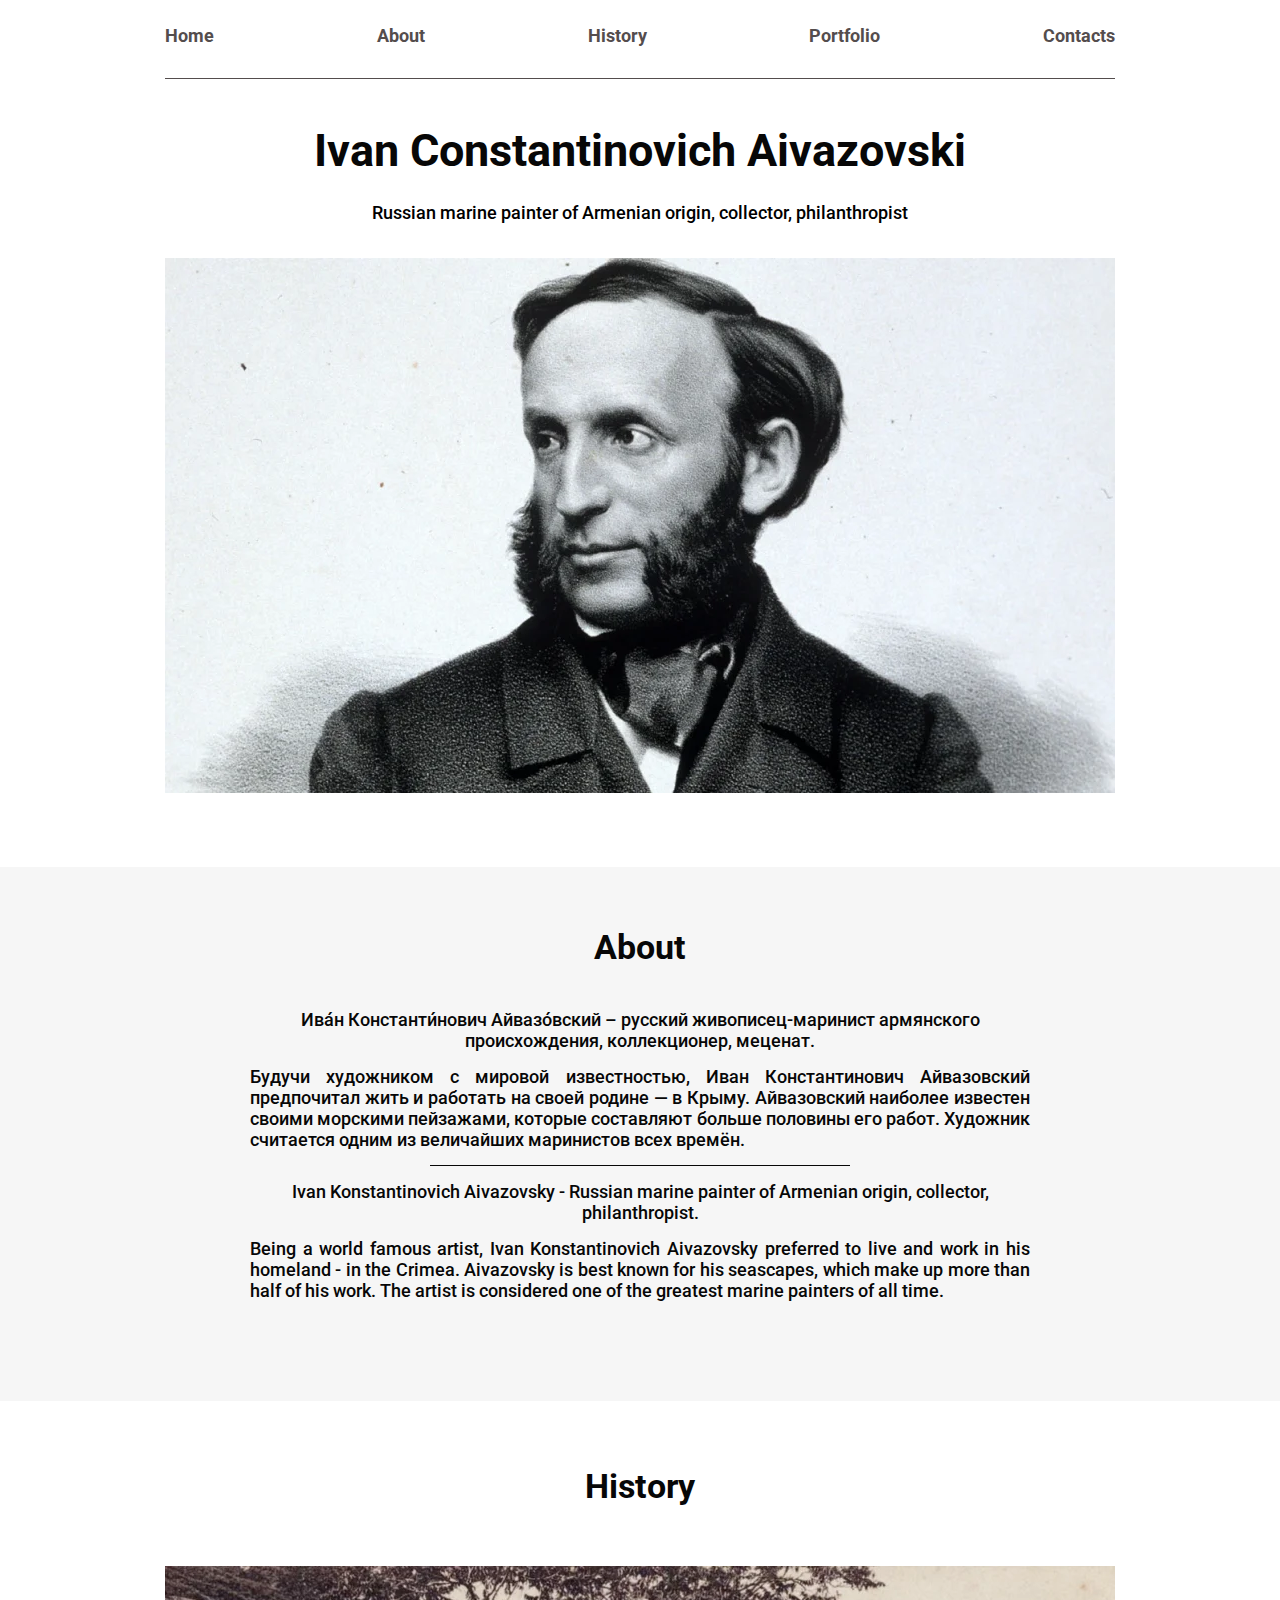
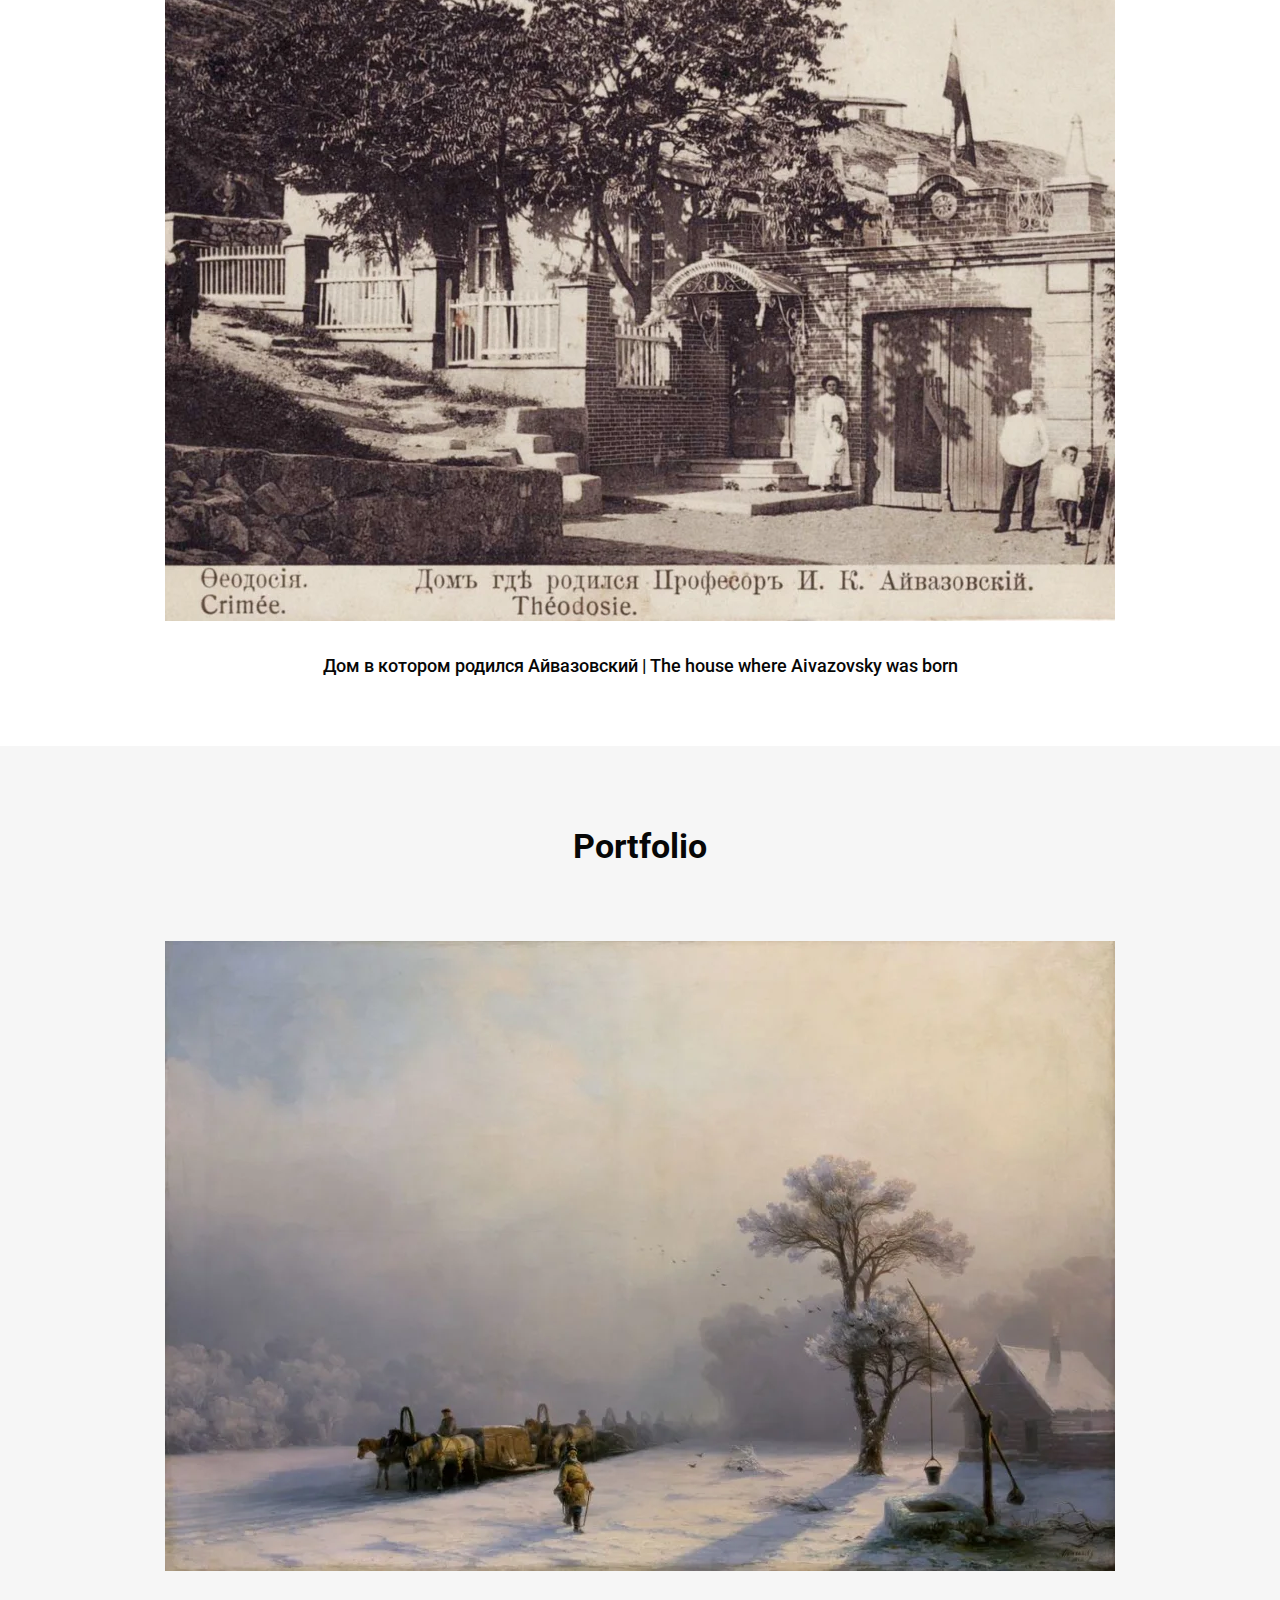
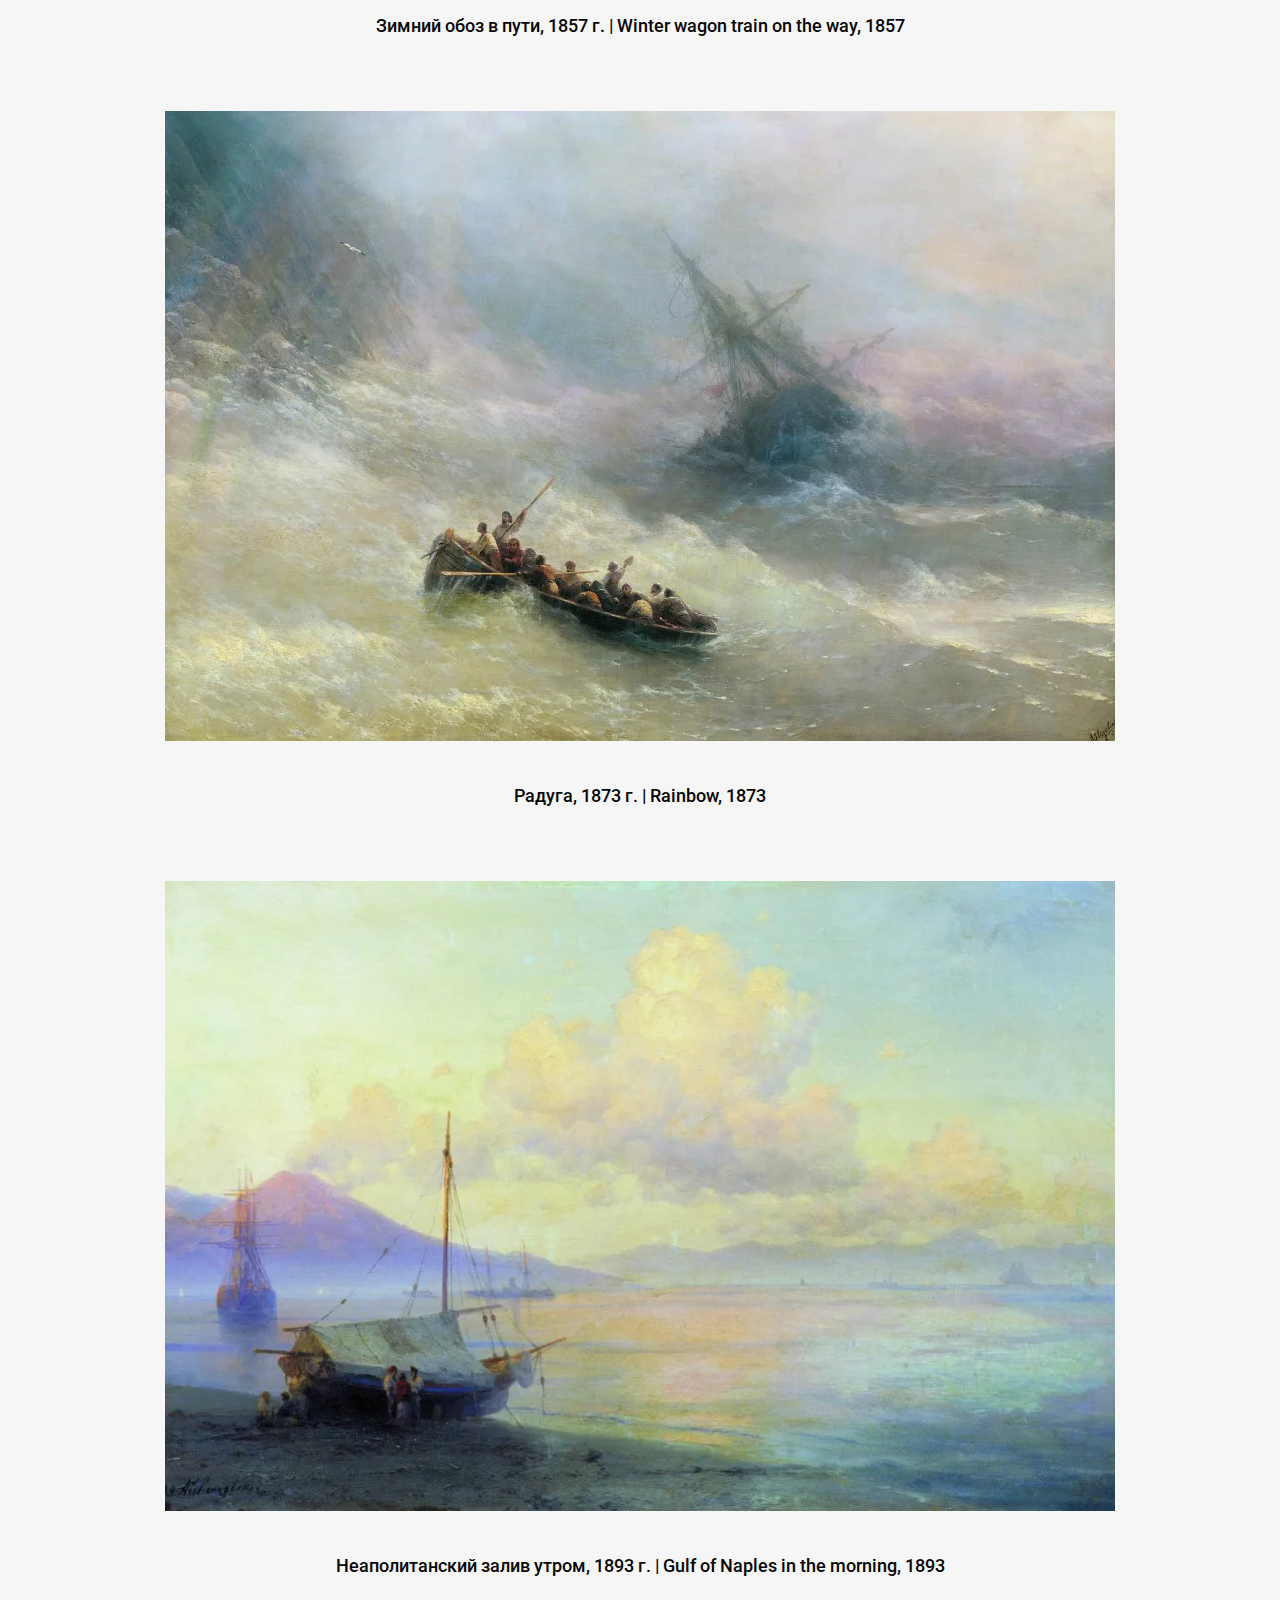
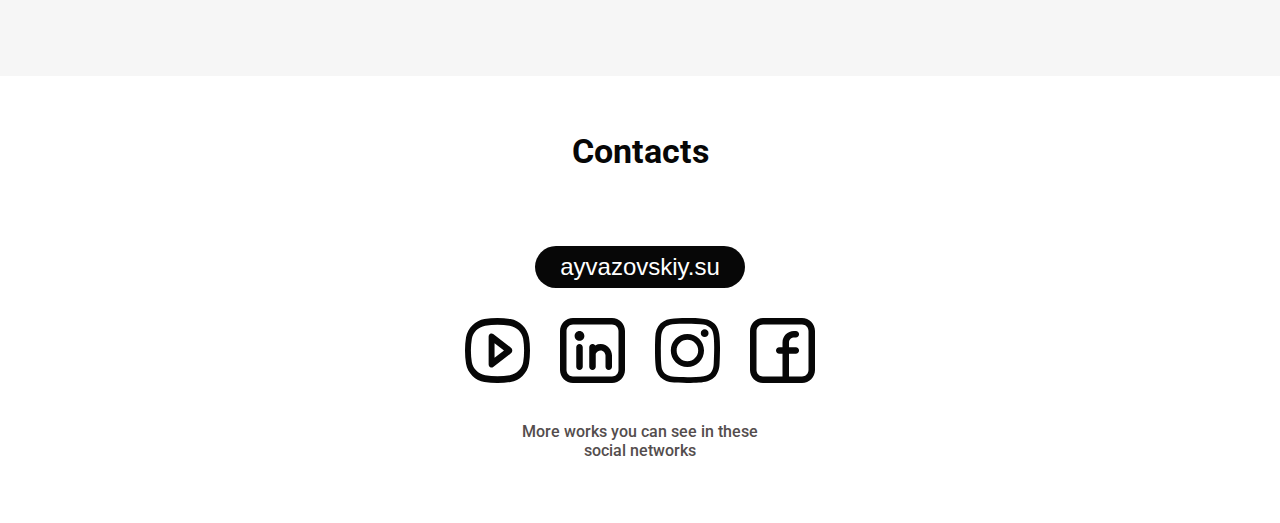
<file: index.html>
<!DOCTYPE html>
<html lang="en">

<head>
  <meta charset="UTF-8">
  <meta name="viewport" content="width=device-width, initial-scale=1.0">
  <link rel="preconnect" href="https://fonts.googleapis.com">
  <link rel="preconnect" href="https://fonts.gstatic.com" crossorigin>
  <link href="https://fonts.googleapis.com/css2?family=Roboto:wght@100;400;500;700;900&display=swap" rel="stylesheet">
  <link rel="icon" href="assets/favicon.png" type="image/png">
  <link rel="stylesheet" href="index.css">
  <title>Aivazovski</title>
</head>

<body>
<header class="header" aria-label="header">
  <div class="container">
    <nav class="nav" aria-label="header navigation">
      <ul class="nav-list" aria-label="header navigation list">
        <li>
          <a href="#home-id" class="nav-link" aria-label="link to home">Home</a>
        </li>
        <li>
          <a href="#about-id" class="nav-link" aria-label="link to about">About</a>
        </li>
        <li>
          <a href="#history-id" class="nav-link" aria-label="link to history">History</a>
        </li>
        <li>
          <a href="#portfolio-id" class="nav-link" aria-label="link to portfolio">Portfolio</a>
        </li>
        <li>
          <a href="#contacts-id" class="nav-link" aria-label="link to contacts">Contacts</a>
        </li>
      </ul>
    </nav>
  </div>
</header>

<div class="mobile-navigation" aria-label="mobile-navigation">
  <label for="toggler-id" aria-label="open-close mobile-navigation menu">
    <svg class="mobile-navigation-burger" aria-label="burger icon">
      <use href="assets/sprites.svg#burger-icon"></use>
    </svg>
  </label>

  <input type="checkbox" id="toggler-id" class="mobile-navigation-toggler">

  <nav class="mobile-navigation-menu" aria-label="mob header navigation">
    <ul class="mobile-navigation-list" aria-label="mob header navigation list">
      <li>
        <a href="#home-id" class="mobile-navigation-link" aria-label="link to home">Home</a>
      </li>
      <li>
        <a href="#about-id" class="mobile-navigation-link" aria-label="link to about">About</a>
      </li>
      <li>
        <a href="#history-id" class="mobile-navigation-link" aria-label="link to history">History</a>
      </li>
      <li>
        <a href="#portfolio-id" class="mobile-navigation-link" aria-label="link to portfolio">Portfolio</a>
      </li>
      <li>
        <a href="#contacts-id" class="mobile-navigation-link" aria-label="link to contacts">Contacts</a>
      </li>
    </ul>

    <label for="toggler-id" class="mobile-navigation-close" aria-label="open-close mobile-navigation menu">
      <svg class="mobile-navigation-cross" aria-label="cross icon">
        <use href="assets/sprites.svg#cross-icon"></use>
      </svg>
    </label>
  </nav>
</div>

<main aria-label="main">
  <section class="home" aria-label="home section" id="home-id">
    <div class="container">
      <h1 class="home-title" aria-label="title">Ivan Constantinovich Aivazovski</h1>
      <p class="home-description" aria-label="description">Russian marine painter of Armenian origin,
        collector, philanthropist</p>
      <img src="assets/webp/home.webp" alt="photo of Aivazovski" class="home-img">
    </div>
  </section>

  <section class="about" aria-label="about section" id="about-id">
    <div class="container">
      <h2 class="about-title" aria-label="about title">About</h2>
      <h3 class="about-subtitle-ru" aria-label="about subtitle ru">Ива́н Константи́нович Айвазо́вский –
        русский живописец-маринист армянского происхождения, коллекционер, меценат.</h3>
      <p class="about-description-ru" aria-label="description ru">Будучи художником с мировой известностью,
        Иван Константинович Айвазовский предпочитал жить и работать на своей родине — в Крыму. Айвазовский
        наиболее известен своими морскими пейзажами, которые составляют больше половины его работ. Художник
        считается одним из величайших маринистов всех времён.</p>

      <hr class="divider" aria-label="divider">

      <h3 class="about-subtitle-en" aria-label="about subtitle en">Ivan Konstantinovich Aivazovsky - Russian
        marine painter of Armenian origin, collector, philanthropist.</h3>
      <p class="about-description-en" aria-label="description en">Being a world famous artist, Ivan
        Konstantinovich Aivazovsky preferred to live and work in his homeland - in the Crimea. Aivazovsky is
        best known for his seascapes, which make up more than half of his work. The artist is considered one
        of the greatest marine painters of all time.</p>
    </div>
  </section>

  <section class="history" aria-label="history section" id="history-id">
    <div class="container">
      <h2 class="history-title">History</h2>
      <img src="assets/webp/history.webp" alt="house of Aivazovsky" class="history-photo">
      <p class="history-description" aria-label="history description">
        Дом в котором родился Айвазовский | The house where Aivazovsky was born
      </p>
    </div>
  </section>

  <section class="portfolio" aria-label="portfolio section" id="portfolio-id">
    <div class="container">
      <h2 class="portfolio-title">Portfolio</h2>
      <img src="assets/webp/portfolio_1.webp" alt="Winter wagon train on the way" class="portfolio-picture">
      <p class="portfolio-description" aria-label="picture 1 description">Зимний обоз в пути, 1857 г. | Winter wagon train on the way, 1857</p>
      <img src="assets/webp/portfolio_2.webp" alt="Rainbow" class="portfolio-picture">
      <p class="portfolio-description" aria-label="picture 2 description">Радуга, 1873 г. | Rainbow, 1873</p>
      <img src="assets/webp/portfolio_3.webp" alt="Gulf of Naples in the morning" class="portfolio-picture">
      <p class="portfolio-description" aria-label="picture 3 description">Неаполитанский залив утром, 1893 г. | Gulf of Naples in the morning, 1893</p>
    </div>
  </section>
</main>

<footer class="contacts" aria-label="contacts section" id="contacts-id">
  <div class="container">
    <h2 class="contacts-title">Contacts</h2>
    <button class="contacts-button">
      <a href="https://ayvazovskiy.su" class="button-link" target="_blank">ayvazovskiy.su</a>
    </button>

    <address class="socials" aria-label="social icons">
      <a href="https://youtube.com" target="_blank" aria-label="link to youtube">
        <svg class="social-icon" aria-label="youtube icon">
          <use href="assets/sprites.svg#youtube-icon"></use>
        </svg>
      </a>
      <a href="https://linkedin.com" target="_blank" aria-label="link to linkedin">
        <svg class="social-icon" aria-label="linkedin icon">
          <use href="assets/sprites.svg#linkedin-icon"></use>
        </svg>
      </a>
      <a href="https://instagram.com" target="_blank" aria-label="link to instagram">
        <svg class="social-icon" aria-label="instagram icon">
          <use href="assets/sprites.svg#instagram-icon"></use>
        </svg>
      </a>
      <a href="https://facebook.com" target="_blank" aria-label="link to facebook">
        <svg class="social-icon" aria-label="facebook icon">
          <use href="assets/sprites.svg#facebook-icon"></use>
        </svg>
      </a>
    </address>

    <p class="contacts-info" aria-label="just for notice">
      More works you can see in these social networks
    </p>
  </div>
</footer>
</body>

</html>
</file>
<file: index.css>
@import url('styles/variables.css');
@import url('styles/basic.css');
@import url('styles/header.css');
@import url('styles/home.css');
@import url('styles/about.css');
@import url('styles/history.css');
@import url('styles/portfolio.css');
@import url('styles/contacts.css');
@import url('styles/mobile_nav.css');
</file>
